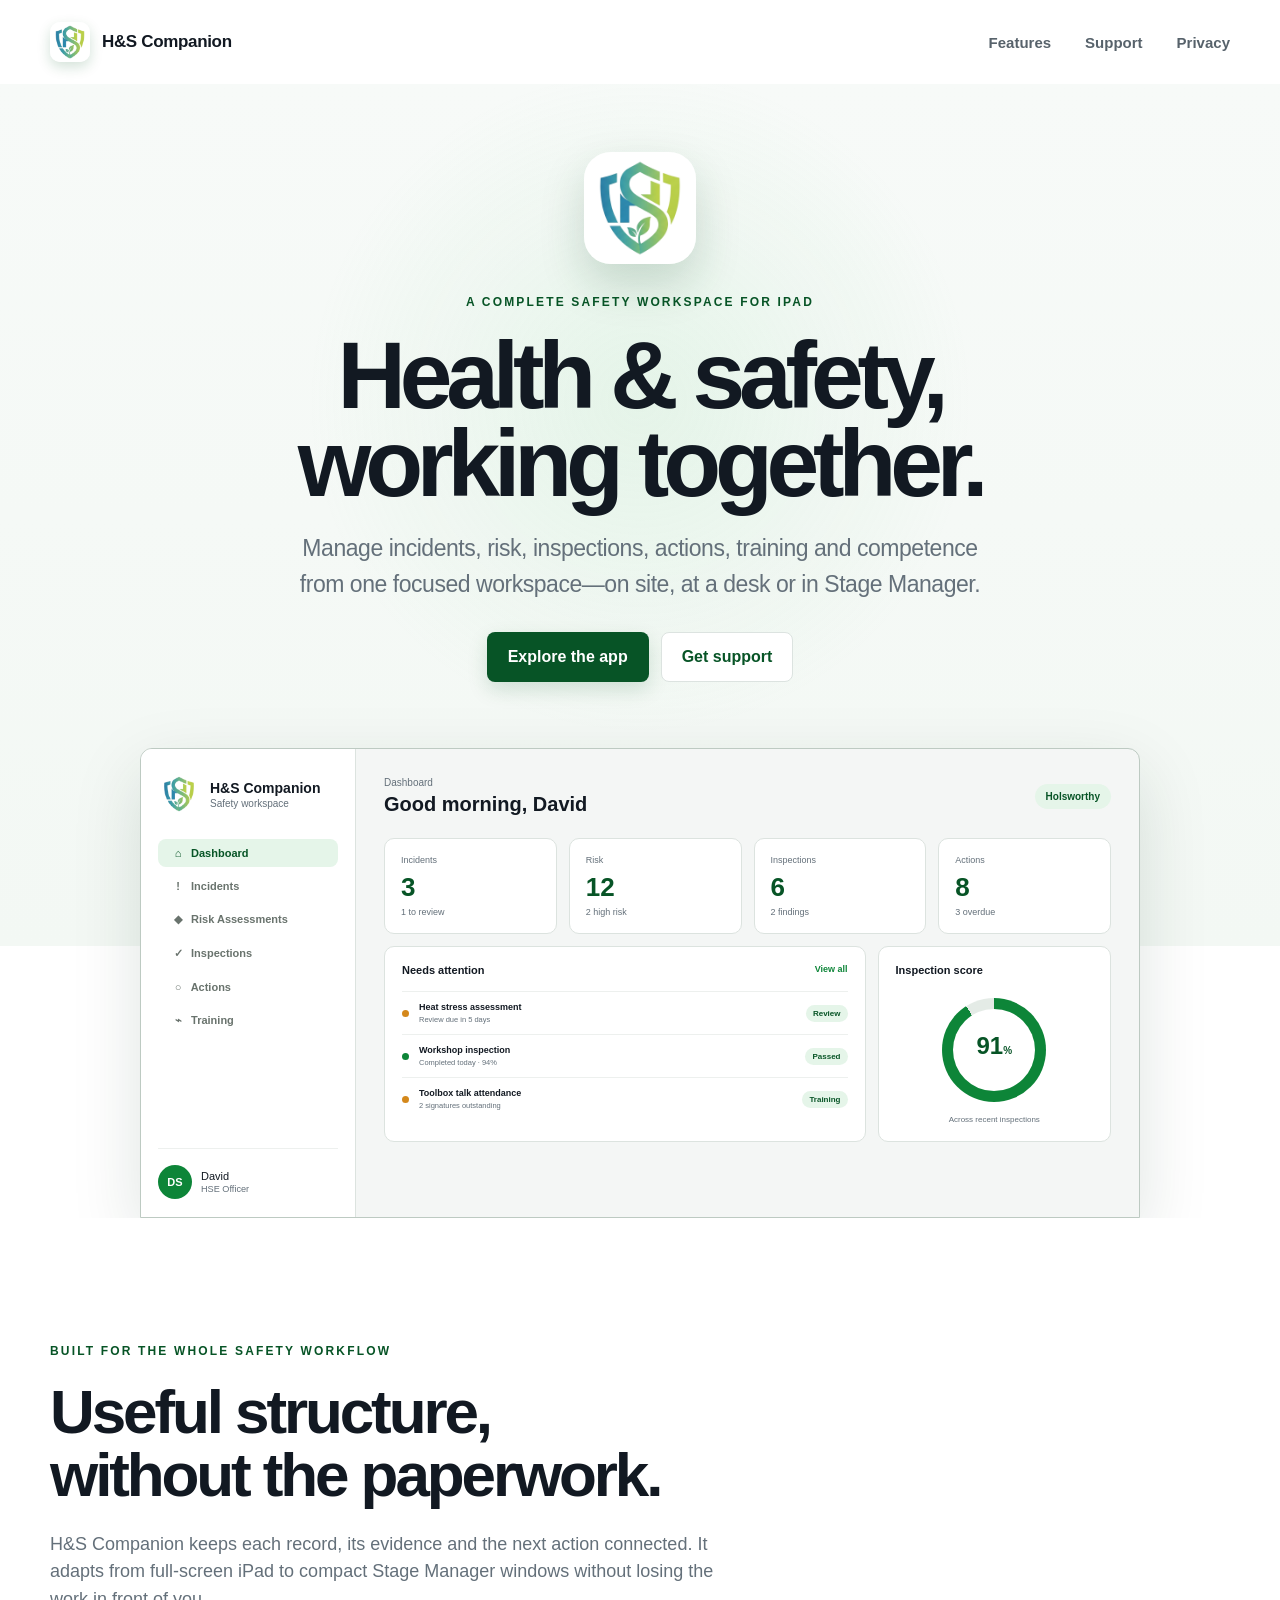
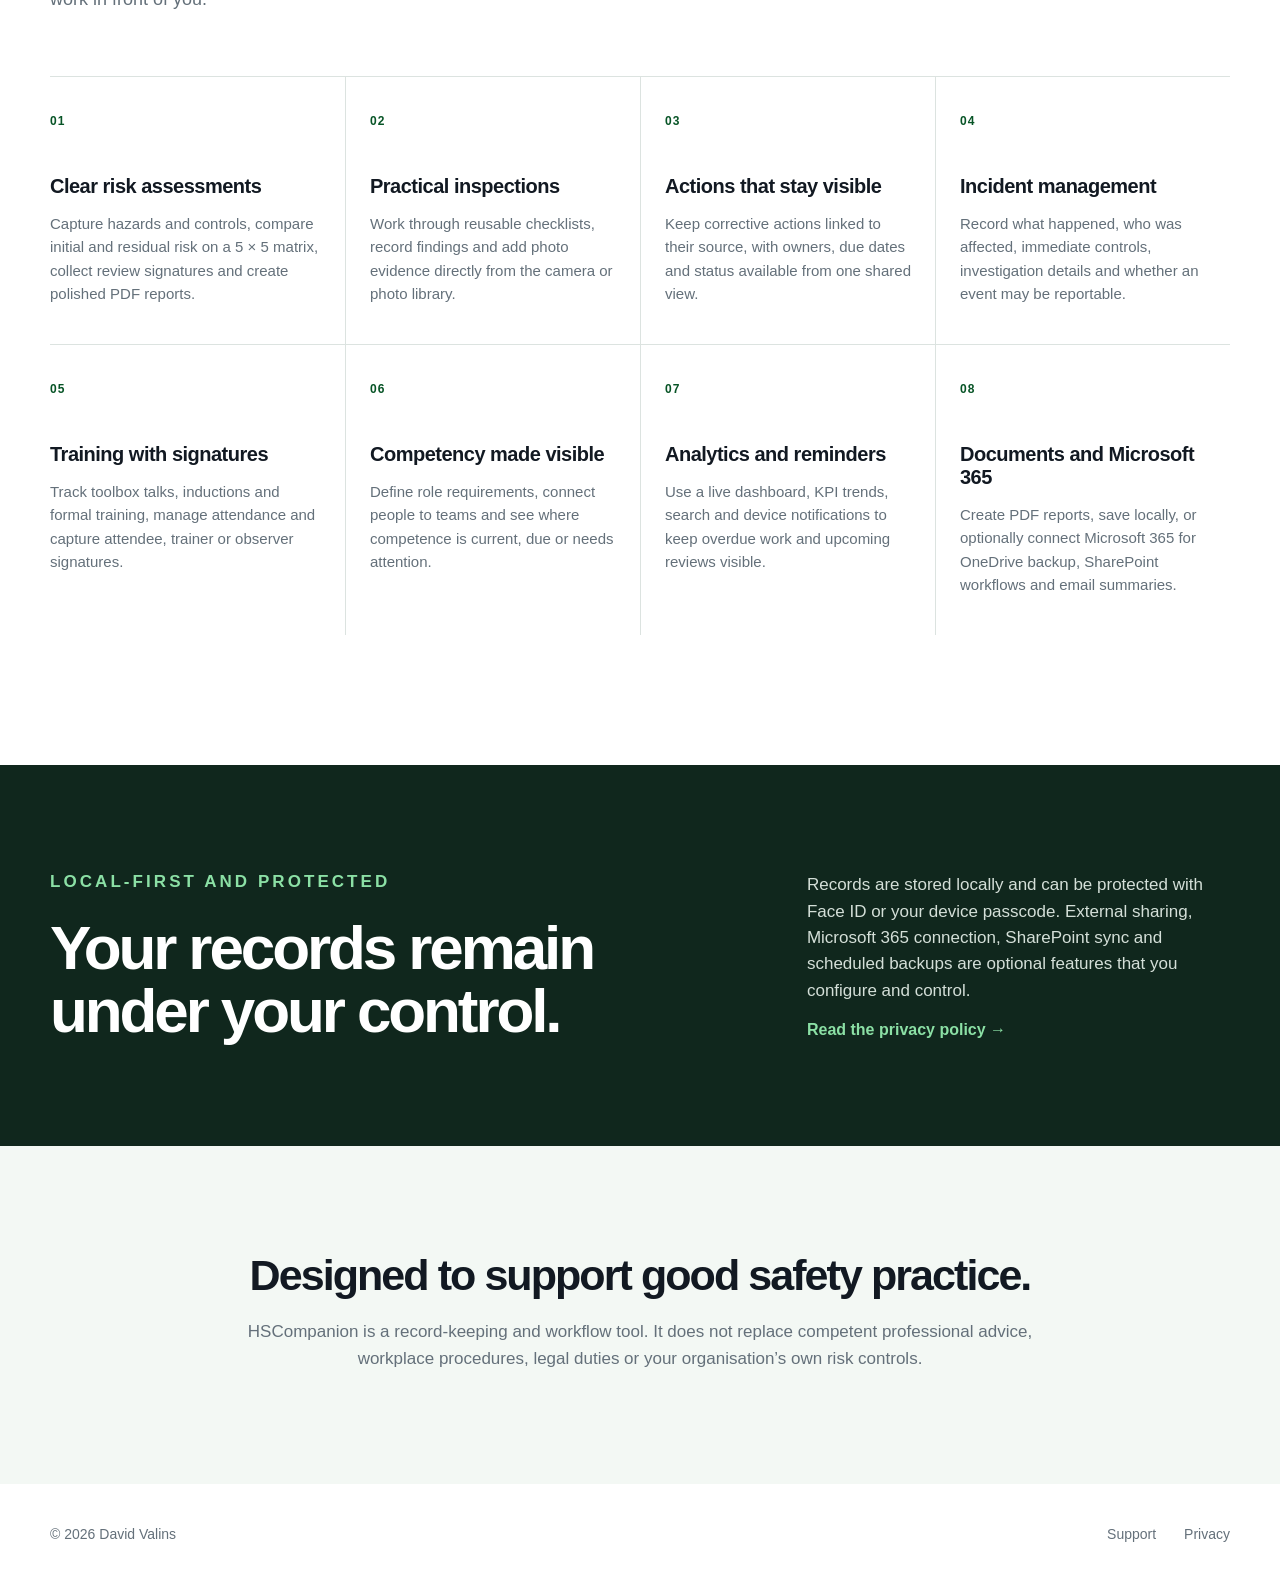
<file: index.html>
<!doctype html>
<html lang="en-GB">
<head>
  <meta charset="utf-8">
  <meta name="viewport" content="width=device-width, initial-scale=1">
  <meta name="description" content="H&amp;S Companion brings incidents, risk assessments, inspections, actions, training, competency, analytics and safety documents together on iPad.">
  <meta name="theme-color" content="#0d8538">
  <meta property="og:title" content="H&amp;S Companion for iPad">
  <meta property="og:description" content="A complete, adaptable health and safety workspace for iPad.">
  <meta property="og:image" content="assets/app-icon.png">
  <title>H&amp;S Companion for iPad</title>
  <link rel="icon" href="assets/app-icon.png" type="image/png">
  <link rel="apple-touch-icon" href="assets/app-icon.png">
  <link rel="stylesheet" href="styles.css">
  <script src="script.js" defer></script>
</head>
<body>
  <a class="skip-link" href="#main-content">Skip to content</a>

  <header class="site-header">
    <a class="brand" href="index.html" aria-label="HSCompanion home">
      <img src="assets/app-icon.png" alt="" width="40" height="40">
      <span>H&amp;S Companion</span>
    </a>
    <button class="nav-toggle" type="button" aria-expanded="false" aria-controls="main-nav">
      <span class="sr-only">Open navigation</span>
      <span aria-hidden="true"></span>
      <span aria-hidden="true"></span>
    </button>
    <nav id="main-nav" class="main-nav" aria-label="Main navigation">
      <a href="#features">Features</a>
      <a href="support.html">Support</a>
      <a href="privacy.html">Privacy</a>
    </nav>
  </header>

  <main id="main-content">
    <section class="hero">
      <div class="hero-copy">
        <img class="hero-icon" src="assets/app-icon.png" alt="H&amp;S Companion app icon" width="112" height="112">
        <p class="eyebrow">A complete safety workspace for iPad</p>
        <h1>Health &amp; safety,<br>working together.</h1>
        <p class="hero-intro">Manage incidents, risk, inspections, actions, training and competence from one focused workspace—on site, at a desk or in Stage Manager.</p>
        <div class="button-row">
          <a class="button primary" href="#features">Explore the app</a>
          <a class="button secondary" href="support.html">Get support</a>
        </div>
      </div>

      <div class="app-preview" role="img" aria-label="Preview of the HSCompanion dashboard">
        <div class="preview-sidebar">
          <div class="preview-brand">
            <img src="assets/brand-mark.png" alt="" width="42" height="42">
            <div><strong>H&amp;S Companion</strong><span>Safety workspace</span></div>
          </div>
          <div class="preview-nav">
            <span class="active"><i>⌂</i> Dashboard</span>
            <span><i>!</i> Incidents</span>
            <span><i>◆</i> Risk Assessments</span>
            <span><i>✓</i> Inspections</span>
            <span><i>○</i> Actions</span>
            <span><i>⌁</i> Training</span>
          </div>
          <div class="preview-user"><b>DS</b><span>David<br><small>HSE Officer</small></span></div>
        </div>
        <div class="preview-main">
          <div class="preview-heading">
            <div><small>Dashboard</small><strong>Good morning, David</strong></div>
            <span class="status-pill">Holsworthy</span>
          </div>
          <div class="metric-grid">
            <article><span>Incidents</span><strong>3</strong><small>1 to review</small></article>
            <article><span>Risk</span><strong>12</strong><small>2 high risk</small></article>
            <article><span>Inspections</span><strong>6</strong><small>2 findings</small></article>
            <article><span>Actions</span><strong>8</strong><small>3 overdue</small></article>
          </div>
          <div class="preview-panels">
            <article class="activity-panel">
              <div class="panel-title"><strong>Needs attention</strong><span>View all</span></div>
              <div class="activity-row"><i class="amber-dot"></i><div><b>Heat stress assessment</b><small>Review due in 5 days</small></div><em>Review</em></div>
              <div class="activity-row"><i class="green-dot"></i><div><b>Workshop inspection</b><small>Completed today · 94%</small></div><em>Passed</em></div>
              <div class="activity-row"><i class="amber-dot"></i><div><b>Toolbox talk attendance</b><small>2 signatures outstanding</small></div><em>Training</em></div>
            </article>
            <article class="score-panel">
              <strong>Inspection score</strong>
              <div class="score-ring"><span>91<small>%</small></span></div>
              <small>Across recent inspections</small>
            </article>
          </div>
        </div>
      </div>
    </section>

    <section id="features" class="features section">
      <div class="section-heading">
        <p class="eyebrow">Built for the whole safety workflow</p>
        <h2>Useful structure,<br>without the paperwork.</h2>
        <p>H&amp;S Companion keeps each record, its evidence and the next action connected. It adapts from full-screen iPad to compact Stage Manager windows without losing the work in front of you.</p>
      </div>
      <div class="feature-grid">
        <article>
          <span class="feature-number">01</span>
          <h3>Clear risk assessments</h3>
          <p>Capture hazards and controls, compare initial and residual risk on a 5 × 5 matrix, collect review signatures and create polished PDF reports.</p>
        </article>
        <article>
          <span class="feature-number">02</span>
          <h3>Practical inspections</h3>
          <p>Work through reusable checklists, record findings and add photo evidence directly from the camera or photo library.</p>
        </article>
        <article>
          <span class="feature-number">03</span>
          <h3>Actions that stay visible</h3>
          <p>Keep corrective actions linked to their source, with owners, due dates and status available from one shared view.</p>
        </article>
        <article>
          <span class="feature-number">04</span>
          <h3>Incident management</h3>
          <p>Record what happened, who was affected, immediate controls, investigation details and whether an event may be reportable.</p>
        </article>
        <article>
          <span class="feature-number">05</span>
          <h3>Training with signatures</h3>
          <p>Track toolbox talks, inductions and formal training, manage attendance and capture attendee, trainer or observer signatures.</p>
        </article>
        <article>
          <span class="feature-number">06</span>
          <h3>Competency made visible</h3>
          <p>Define role requirements, connect people to teams and see where competence is current, due or needs attention.</p>
        </article>
        <article>
          <span class="feature-number">07</span>
          <h3>Analytics and reminders</h3>
          <p>Use a live dashboard, KPI trends, search and device notifications to keep overdue work and upcoming reviews visible.</p>
        </article>
        <article>
          <span class="feature-number">08</span>
          <h3>Documents and Microsoft 365</h3>
          <p>Create PDF reports, save locally, or optionally connect Microsoft 365 for OneDrive backup, SharePoint workflows and email summaries.</p>
        </article>
      </div>
    </section>

    <section class="privacy-band">
      <div>
        <p class="eyebrow">Local-first and protected</p>
        <h2>Your records remain<br>under your control.</h2>
      </div>
      <div>
        <p>Records are stored locally and can be protected with Face ID or your device passcode. External sharing, Microsoft 365 connection, SharePoint sync and scheduled backups are optional features that you configure and control.</p>
        <a href="privacy.html">Read the privacy policy <span aria-hidden="true">→</span></a>
      </div>
    </section>

    <section class="disclaimer">
      <h2>Designed to support good safety practice.</h2>
      <p>HSCompanion is a record-keeping and workflow tool. It does not replace competent professional advice, workplace procedures, legal duties or your organisation’s own risk controls.</p>
    </section>
  </main>

  <footer class="site-footer">
    <span>© <span data-current-year>2026</span> David Valins</span>
    <div>
      <a href="support.html">Support</a>
      <a href="privacy.html">Privacy</a>
    </div>
  </footer>
</body>
</html>
</file>
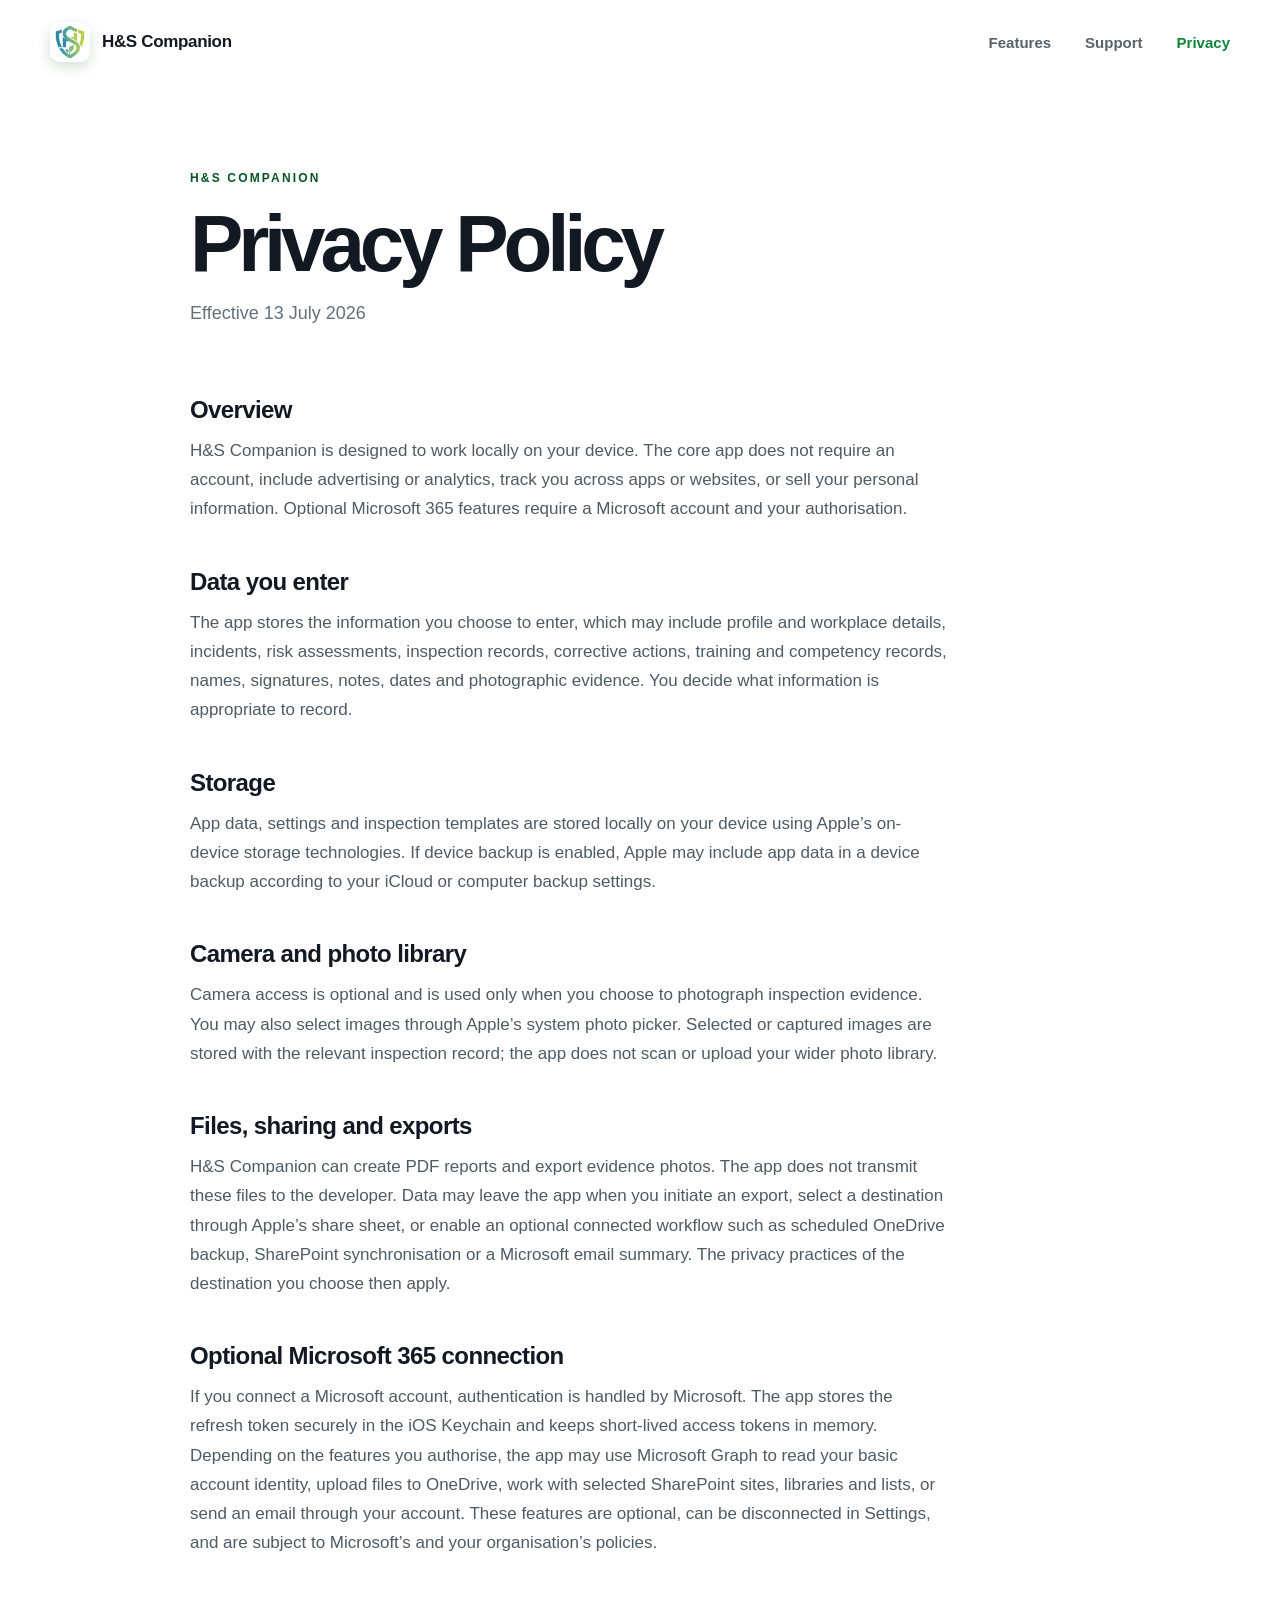
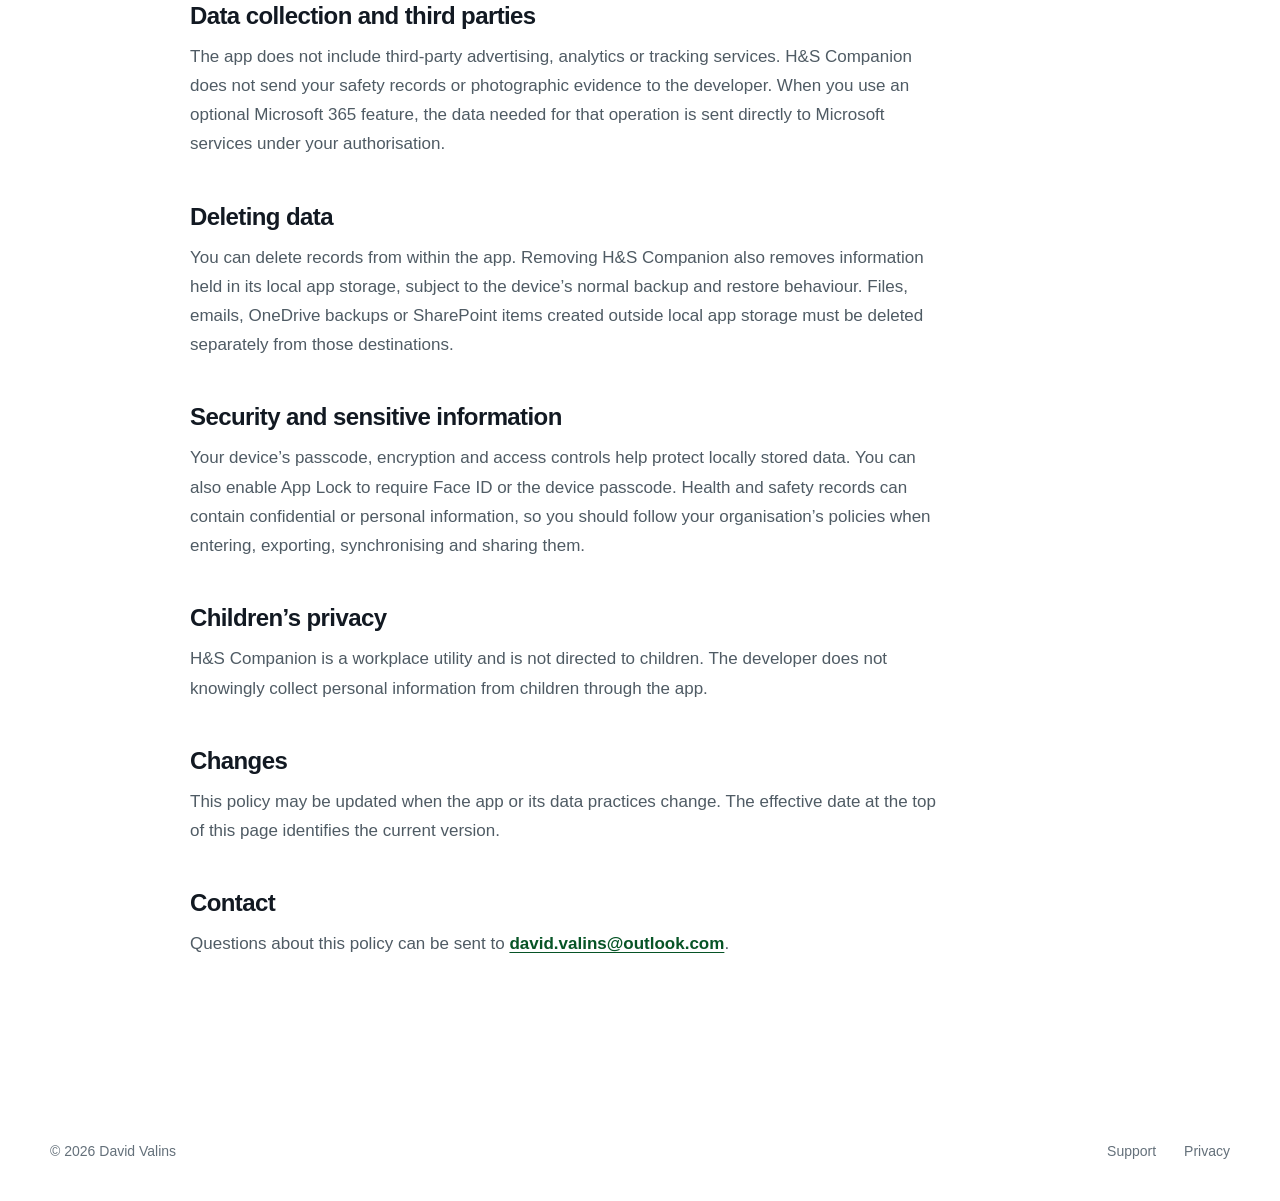
<file: privacy.html>
<!doctype html>
<html lang="en-GB">
<head>
  <meta charset="utf-8">
  <meta name="viewport" content="width=device-width, initial-scale=1">
  <meta name="description" content="Privacy Policy for H&amp;S Companion.">
  <meta name="theme-color" content="#0d8538">
  <title>Privacy Policy — H&amp;S Companion</title>
  <link rel="icon" href="assets/app-icon.png" type="image/png">
  <link rel="apple-touch-icon" href="assets/app-icon.png">
  <link rel="stylesheet" href="styles.css">
  <script src="script.js" defer></script>
</head>
<body>
  <a class="skip-link" href="#main-content">Skip to content</a>
  <header class="site-header">
    <a class="brand" href="index.html" aria-label="HSCompanion home">
      <img src="assets/app-icon.png" alt="" width="40" height="40"><span>H&amp;S Companion</span>
    </a>
    <button class="nav-toggle" type="button" aria-expanded="false" aria-controls="main-nav">
      <span class="sr-only">Open navigation</span><span aria-hidden="true"></span><span aria-hidden="true"></span>
    </button>
    <nav id="main-nav" class="main-nav" aria-label="Main navigation">
      <a href="index.html#features">Features</a>
      <a href="support.html">Support</a>
      <a href="privacy.html" aria-current="page">Privacy</a>
    </nav>
  </header>

  <main id="main-content" class="document-page">
    <header class="document-header">
      <p class="eyebrow">H&amp;S Companion</p>
      <h1>Privacy Policy</h1>
      <p>Effective 13 July 2026</p>
    </header>

    <article class="policy">
      <h2>Overview</h2>
      <p>H&amp;S Companion is designed to work locally on your device. The core app does not require an account, include advertising or analytics, track you across apps or websites, or sell your personal information. Optional Microsoft 365 features require a Microsoft account and your authorisation.</p>

      <h2>Data you enter</h2>
      <p>The app stores the information you choose to enter, which may include profile and workplace details, incidents, risk assessments, inspection records, corrective actions, training and competency records, names, signatures, notes, dates and photographic evidence. You decide what information is appropriate to record.</p>

      <h2>Storage</h2>
      <p>App data, settings and inspection templates are stored locally on your device using Apple’s on-device storage technologies. If device backup is enabled, Apple may include app data in a device backup according to your iCloud or computer backup settings.</p>

      <h2>Camera and photo library</h2>
      <p>Camera access is optional and is used only when you choose to photograph inspection evidence. You may also select images through Apple’s system photo picker. Selected or captured images are stored with the relevant inspection record; the app does not scan or upload your wider photo library.</p>

      <h2>Files, sharing and exports</h2>
      <p>H&amp;S Companion can create PDF reports and export evidence photos. The app does not transmit these files to the developer. Data may leave the app when you initiate an export, select a destination through Apple’s share sheet, or enable an optional connected workflow such as scheduled OneDrive backup, SharePoint synchronisation or a Microsoft email summary. The privacy practices of the destination you choose then apply.</p>

      <h2>Optional Microsoft 365 connection</h2>
      <p>If you connect a Microsoft account, authentication is handled by Microsoft. The app stores the refresh token securely in the iOS Keychain and keeps short-lived access tokens in memory. Depending on the features you authorise, the app may use Microsoft Graph to read your basic account identity, upload files to OneDrive, work with selected SharePoint sites, libraries and lists, or send an email through your account. These features are optional, can be disconnected in Settings, and are subject to Microsoft’s and your organisation’s policies.</p>

      <h2>Data collection and third parties</h2>
      <p>The app does not include third-party advertising, analytics or tracking services. H&amp;S Companion does not send your safety records or photographic evidence to the developer. When you use an optional Microsoft 365 feature, the data needed for that operation is sent directly to Microsoft services under your authorisation.</p>

      <h2>Deleting data</h2>
      <p>You can delete records from within the app. Removing H&amp;S Companion also removes information held in its local app storage, subject to the device’s normal backup and restore behaviour. Files, emails, OneDrive backups or SharePoint items created outside local app storage must be deleted separately from those destinations.</p>

      <h2>Security and sensitive information</h2>
      <p>Your device’s passcode, encryption and access controls help protect locally stored data. You can also enable App Lock to require Face ID or the device passcode. Health and safety records can contain confidential or personal information, so you should follow your organisation’s policies when entering, exporting, synchronising and sharing them.</p>

      <h2>Children’s privacy</h2>
      <p>H&amp;S Companion is a workplace utility and is not directed to children. The developer does not knowingly collect personal information from children through the app.</p>

      <h2>Changes</h2>
      <p>This policy may be updated when the app or its data practices change. The effective date at the top of this page identifies the current version.</p>

      <h2>Contact</h2>
      <p>Questions about this policy can be sent to <a href="mailto:david.valins@outlook.com?subject=HSCompanion%20Privacy">david.valins@outlook.com</a>.</p>
    </article>
  </main>

  <footer class="site-footer">
    <span>© <span data-current-year>2026</span> David Valins</span>
    <div><a href="support.html">Support</a><a href="privacy.html">Privacy</a></div>
  </footer>
</body>
</html>
</file>
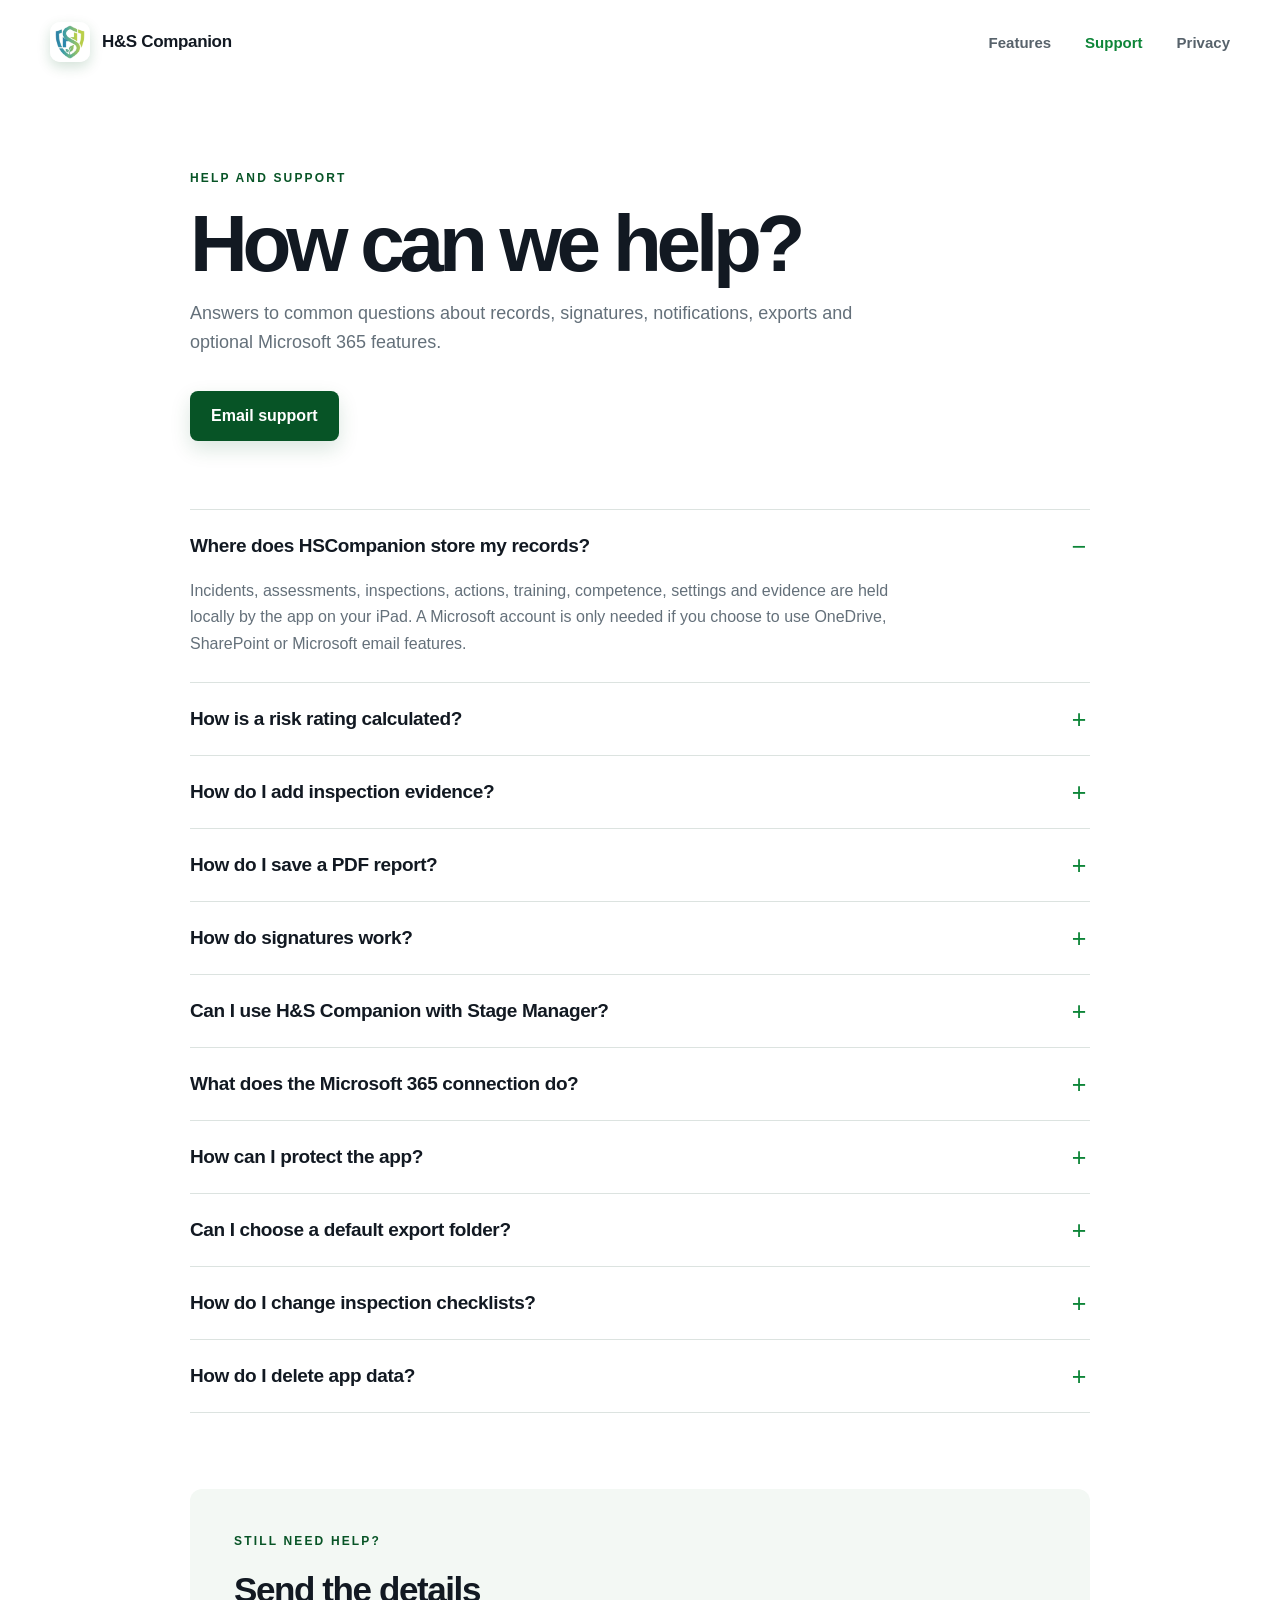
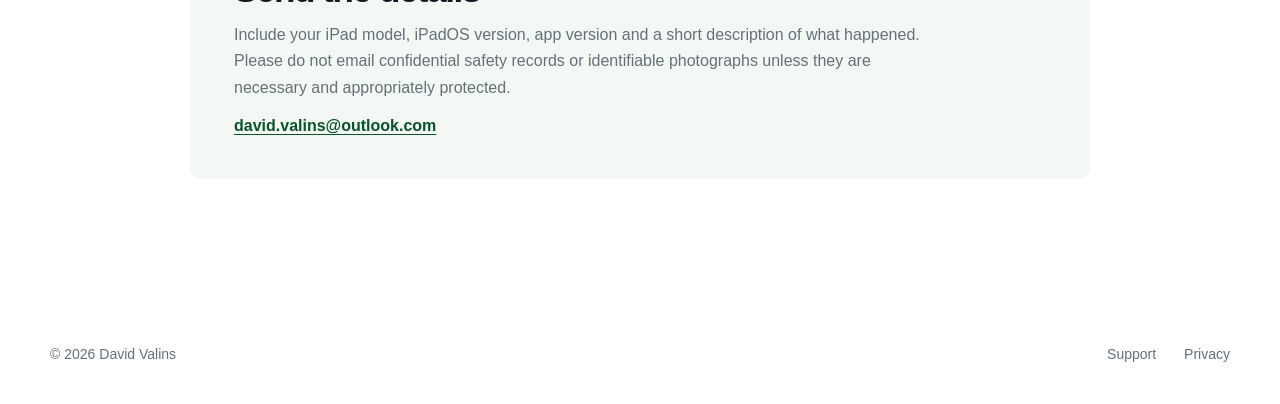
<file: support.html>
<!doctype html>
<html lang="en-GB">
<head>
  <meta charset="utf-8">
  <meta name="viewport" content="width=device-width, initial-scale=1">
  <meta name="description" content="Help and support for H&amp;S Companion.">
  <meta name="theme-color" content="#0d8538">
  <title>Support — H&amp;S Companion</title>
  <link rel="icon" href="assets/app-icon.png" type="image/png">
  <link rel="apple-touch-icon" href="assets/app-icon.png">
  <link rel="stylesheet" href="styles.css">
  <script src="script.js" defer></script>
</head>
<body>
  <a class="skip-link" href="#main-content">Skip to content</a>
  <header class="site-header">
    <a class="brand" href="index.html" aria-label="HSCompanion home">
      <img src="assets/app-icon.png" alt="" width="40" height="40"><span>H&amp;S Companion</span>
    </a>
    <button class="nav-toggle" type="button" aria-expanded="false" aria-controls="main-nav">
      <span class="sr-only">Open navigation</span><span aria-hidden="true"></span><span aria-hidden="true"></span>
    </button>
    <nav id="main-nav" class="main-nav" aria-label="Main navigation">
      <a href="index.html#features">Features</a>
      <a href="support.html" aria-current="page">Support</a>
      <a href="privacy.html">Privacy</a>
    </nav>
  </header>

  <main id="main-content" class="document-page">
    <header class="document-header support-header">
      <p class="eyebrow">Help and support</p>
      <h1>How can we help?</h1>
      <p>Answers to common questions about records, signatures, notifications, exports and optional Microsoft 365 features.</p>
      <a class="button primary" href="mailto:david.valins@outlook.com?subject=HSCompanion%20Support">Email support</a>
    </header>

    <section class="faq-list" aria-label="Frequently asked questions">
      <details open>
        <summary>Where does HSCompanion store my records?</summary>
        <p>Incidents, assessments, inspections, actions, training, competence, settings and evidence are held locally by the app on your iPad. A Microsoft account is only needed if you choose to use OneDrive, SharePoint or Microsoft email features.</p>
      </details>
      <details>
        <summary>How is a risk rating calculated?</summary>
        <p>HSCompanion uses a 5 × 5 matrix. Multiply likelihood by severity to produce a score from 1 to 25. The app groups the result as Low (1–4), Medium (5–9), High (10–15) or Very High (16–25).</p>
      </details>
      <details>
        <summary>How do I add inspection evidence?</summary>
        <p>Open an inspection finding and choose Take Photo or Choose Photos. Camera access is requested only when you use the camera. Photos remain attached to that inspection unless you delete or export them.</p>
      </details>
      <details>
        <summary>How do I save a PDF report?</summary>
        <p>Open a risk assessment or inspection and use its PDF options to share the report or save it to Files. The Documents area also brings report and evidence exports together.</p>
      </details>
      <details>
        <summary>How do signatures work?</summary>
        <p>Risk assessments can collect reviewer approvals, while training records can collect attendee, trainer and observer signatures. Each entry stores the drawn signature with the signatory’s name, role, date and time on that record.</p>
      </details>
      <details>
        <summary>Can I use H&amp;S Companion with Stage Manager?</summary>
        <p>Yes. The app adapts its navigation and list/detail workspaces as the window changes size. In compact windows, lists move above the selected record and can be collapsed to give the detail more room.</p>
      </details>
      <details>
        <summary>What does the Microsoft 365 connection do?</summary>
        <p>Microsoft 365 features are optional. When authorised, H&amp;S Companion can back up selected data to OneDrive, connect configured records and reports with SharePoint, and send safety summary emails through your Microsoft account. Your organisation may require administrator approval.</p>
      </details>
      <details>
        <summary>How can I protect the app?</summary>
        <p>Enable App Lock in Settings to require Face ID or the device passcode when opening the workspace. The normal security, encryption and access controls configured on your iPad also continue to apply.</p>
      </details>
      <details>
        <summary>Can I choose a default export folder?</summary>
        <p>Yes. In Documents, choose a storage folder. HSCompanion remembers secure access to that folder so future reports and evidence can be saved there more quickly. You can change the folder at any time.</p>
      </details>
      <details>
        <summary>How do I change inspection checklists?</summary>
        <p>Open Settings, choose Inspections, then select a template. You can edit its name and questions, add a template, adjust scoring thresholds or restore the default templates.</p>
      </details>
      <details>
        <summary>How do I delete app data?</summary>
        <p>Delete individual records from their workspace. Removing the app deletes its local storage, subject to normal device backup and restore behaviour. Exported files, OneDrive backups and SharePoint records must be deleted separately from their destination.</p>
      </details>
    </section>

    <section class="support-callout">
      <p class="eyebrow">Still need help?</p>
      <h2>Send the details</h2>
      <p>Include your iPad model, iPadOS version, app version and a short description of what happened. Please do not email confidential safety records or identifiable photographs unless they are necessary and appropriately protected.</p>
      <a href="mailto:david.valins@outlook.com?subject=HSCompanion%20Support">david.valins@outlook.com</a>
    </section>
  </main>

  <footer class="site-footer">
    <span>© <span data-current-year>2026</span> David Valins</span>
    <div><a href="support.html">Support</a><a href="privacy.html">Privacy</a></div>
  </footer>
</body>
</html>
</file>
<file: styles.css>
:root {
  --ink: #121922;
  --muted: #64707a;
  --line: #dce3e0;
  --paper: #ffffff;
  --wash: #f3f8f4;
  --green: #0d8538;
  --deep-green: #075426;
  --pale-green: #e5f5e9;
  --night: #10271d;
  --blue: #2b6684;
  --amber: #d4881b;
  --shadow: 0 24px 70px rgba(18, 49, 31, .13);
  --max-width: 1180px;
}

* { box-sizing: border-box; }
html { scroll-behavior: smooth; }
body {
  margin: 0;
  color: var(--ink);
  background: var(--paper);
  font-family: -apple-system, BlinkMacSystemFont, "SF Pro Display", "Segoe UI", sans-serif;
  -webkit-font-smoothing: antialiased;
}
a { color: inherit; }
img { display: block; }
.sr-only {
  position: absolute;
  width: 1px;
  height: 1px;
  padding: 0;
  margin: -1px;
  overflow: hidden;
  clip: rect(0, 0, 0, 0);
  white-space: nowrap;
  border: 0;
}
.skip-link {
  position: fixed;
  left: 18px;
  top: -60px;
  z-index: 100;
  padding: 12px 16px;
  border-radius: 8px;
  background: var(--ink);
  color: white;
  transition: top .2s;
}
.skip-link:focus { top: 18px; }

.site-header {
  width: min(calc(100% - 48px), var(--max-width));
  min-height: 84px;
  margin: 0 auto;
  display: flex;
  align-items: center;
  justify-content: space-between;
  position: relative;
  z-index: 10;
}
.brand {
  display: inline-flex;
  align-items: center;
  gap: 12px;
  font-size: 17px;
  font-weight: 750;
  text-decoration: none;
  letter-spacing: -.02em;
}
.brand img { border-radius: 10px; box-shadow: 0 5px 13px rgba(9, 92, 39, .18); }
.main-nav { display: flex; gap: 34px; }
.main-nav a {
  color: #57626b;
  font-size: 15px;
  font-weight: 650;
  text-decoration: none;
}
.main-nav a:hover, .main-nav a:focus-visible, .main-nav a[aria-current="page"] { color: var(--green); }
.nav-toggle { display: none; }

.hero {
  padding: 68px 24px 0;
  overflow: hidden;
  background:
    radial-gradient(circle at 50% 28%, rgba(151, 219, 168, .18), transparent 32%),
    linear-gradient(180deg, #f7faf8 0%, #f3f8f4 76%, #fff 76%);
}
.hero-copy {
  max-width: 850px;
  margin: 0 auto 66px;
  text-align: center;
}
.hero-icon {
  width: clamp(88px, 9vw, 112px);
  height: auto;
  margin: 0 auto 30px;
  border-radius: 24%;
  box-shadow: 0 20px 45px rgba(19, 70, 41, .18);
}
.eyebrow {
  margin: 0 0 20px;
  color: var(--deep-green);
  font-size: 12px;
  font-weight: 800;
  letter-spacing: .18em;
  line-height: 1.4;
  text-transform: uppercase;
}
h1, h2, h3, p { margin-top: 0; }
h1 {
  margin-bottom: 24px;
  font-size: clamp(58px, 7.4vw, 96px);
  line-height: .93;
  letter-spacing: -.065em;
}
.hero-intro {
  max-width: 720px;
  margin: 0 auto;
  color: var(--muted);
  font-size: clamp(19px, 2vw, 23px);
  line-height: 1.55;
  letter-spacing: -.02em;
}
.button-row { display: flex; justify-content: center; gap: 12px; margin-top: 30px; }
.button {
  display: inline-flex;
  align-items: center;
  justify-content: center;
  min-height: 50px;
  padding: 0 20px;
  border: 1px solid transparent;
  border-radius: 8px;
  font-size: 16px;
  font-weight: 700;
  text-decoration: none;
  transition: transform .2s, box-shadow .2s, background .2s;
}
.button:hover { transform: translateY(-2px); }
.button.primary { color: white; background: var(--deep-green); box-shadow: 0 8px 20px rgba(7, 84, 38, .15); }
.button.primary:hover { background: var(--green); }
.button.secondary { border-color: var(--line); background: white; color: var(--deep-green); }

.app-preview {
  width: min(100%, 1000px);
  height: 470px;
  margin: 0 auto;
  display: grid;
  grid-template-columns: 215px 1fr;
  overflow: hidden;
  border: 1px solid #bdcac2;
  border-radius: 12px 12px 0 0;
  background: #f4f6f5;
  box-shadow: var(--shadow);
  text-align: left;
}
.preview-sidebar { padding: 24px 17px 18px; border-right: 1px solid #dce3df; background: white; display: flex; flex-direction: column; }
.preview-brand { display: flex; align-items: center; gap: 10px; }
.preview-brand div { display: flex; flex-direction: column; }
.preview-brand strong { font-size: 14px; }
.preview-brand span { margin-top: 2px; color: var(--muted); font-size: 10px; }
.preview-brand img { object-fit: contain; }
.preview-nav { display: grid; gap: 5px; margin-top: 24px; }
.preview-nav span { padding: 8px 10px; border-radius: 8px; color: #69736d; font-size: 11px; font-weight: 650; }
.preview-nav span.active { color: var(--deep-green); background: var(--pale-green); }
.preview-nav i { display: inline-block; width: 20px; font-style: normal; text-align: center; }
.preview-user { display: flex; align-items: center; gap: 9px; margin-top: auto; padding-top: 16px; border-top: 1px solid #edf0ee; font-size: 11px; }
.preview-user > b { display: grid; width: 34px; height: 34px; place-items: center; border-radius: 50%; color: white; background: var(--green); }
.preview-user small { color: var(--muted); }
.preview-main { padding: 28px; }
.preview-heading { display: flex; justify-content: space-between; align-items: center; }
.preview-heading div { display: flex; flex-direction: column; }
.preview-heading small { margin-bottom: 5px; color: var(--muted); font-size: 10px; }
.preview-heading strong { font-size: 20px; }
.status-pill { padding: 7px 11px; border-radius: 30px; color: var(--deep-green); background: var(--pale-green); font-size: 10px; font-weight: 700; }
.metric-grid { display: grid; grid-template-columns: repeat(4, 1fr); gap: 12px; margin-top: 22px; }
.metric-grid article { padding: 16px; border: 1px solid #dce3df; border-radius: 10px; background: white; }
.metric-grid span, .metric-grid small { display: block; color: var(--muted); font-size: 9px; }
.metric-grid strong { display: block; margin: 7px 0 4px; color: var(--deep-green); font-size: 26px; }
.preview-panels { display: grid; grid-template-columns: 1.65fr .8fr; gap: 12px; margin-top: 12px; }
.preview-panels article { padding: 17px; border: 1px solid #dce3df; border-radius: 10px; background: white; }
.panel-title { display: flex; justify-content: space-between; margin-bottom: 15px; font-size: 11px; }
.panel-title span { color: var(--green); font-size: 9px; font-weight: 700; }
.activity-row { display: grid; grid-template-columns: 8px 1fr auto; gap: 9px; align-items: center; padding: 10px 0; border-top: 1px solid #edf0ee; }
.activity-row i { width: 7px; height: 7px; border-radius: 50%; }
.green-dot { background: var(--green); }
.amber-dot { background: var(--amber); }
.activity-row div { display: flex; flex-direction: column; font-size: 9px; }
.activity-row small { margin-top: 3px; color: var(--muted); }
.activity-row em { padding: 4px 7px; border-radius: 15px; color: var(--deep-green); background: var(--pale-green); font-size: 8px; font-style: normal; font-weight: 700; }
.score-panel { display: flex; flex-direction: column; align-items: center; font-size: 11px; }
.score-panel > strong { align-self: flex-start; }
.score-panel > small { color: var(--muted); font-size: 8px; }
.score-ring {
  width: 104px;
  height: 104px;
  margin: 22px 0 13px;
  padding: 11px;
  border-radius: 50%;
  background: conic-gradient(var(--green) 0 91%, #e4ebe6 91%);
}
.score-ring::before { content: ""; display: block; width: 100%; height: 100%; border-radius: 50%; background: white; }
.score-ring span { position: relative; display: block; margin-top: -59px; text-align: center; color: var(--deep-green); font-size: 24px; font-weight: 800; }
.score-ring small { font-size: 10px; }

.section { width: min(calc(100% - 48px), var(--max-width)); margin: 0 auto; padding: 125px 0 130px; }
.section-heading { max-width: 670px; margin-bottom: 62px; }
.section-heading h2, .privacy-band h2 {
  margin-bottom: 24px;
  font-size: clamp(42px, 5vw, 62px);
  line-height: 1.02;
  letter-spacing: -.05em;
}
.section-heading > p:last-child { color: var(--muted); font-size: 18px; line-height: 1.55; }
.feature-grid { display: grid; grid-template-columns: repeat(4, 1fr); border-top: 1px solid var(--line); }
.feature-grid article { min-height: 250px; padding: 34px 24px 24px; border-left: 1px solid var(--line); }
.feature-grid article:nth-child(4n + 1) { padding-left: 0; border-left: 0; }
.feature-grid article:nth-child(n + 5) { border-top: 1px solid var(--line); }
.feature-number { color: var(--deep-green); font-size: 12px; font-weight: 800; letter-spacing: .08em; }
.feature-grid h3 { margin: 46px 0 14px; font-size: 20px; letter-spacing: -.025em; }
.feature-grid p { color: var(--muted); font-size: 15px; line-height: 1.55; }

.privacy-band { padding: 104px max(24px, calc((100% - var(--max-width)) / 2)); display: grid; grid-template-columns: 1.6fr 1fr; gap: 80px; align-items: center; color: white; background: var(--night); }
.privacy-band .eyebrow { color: #8be0a5; }
.privacy-band h2 { margin-bottom: 0; }
.privacy-band > div:last-child { max-width: 440px; }
.privacy-band p { color: #d4dfd8; font-size: 17px; line-height: 1.55; }
.privacy-band a { color: #8be0a5; font-weight: 750; text-decoration: none; }
.privacy-band a:hover { color: white; }
.disclaimer { padding: 105px 24px 112px; text-align: center; background: var(--wash); }
.disclaimer h2 { margin-bottom: 18px; font-size: clamp(32px, 4vw, 43px); letter-spacing: -.045em; }
.disclaimer p { max-width: 800px; margin: 0 auto; color: var(--muted); font-size: 17px; line-height: 1.6; }

.site-footer {
  width: min(calc(100% - 48px), var(--max-width));
  min-height: 100px;
  margin: 0 auto;
  display: flex;
  justify-content: space-between;
  align-items: center;
  color: var(--muted);
  font-size: 14px;
}
.site-footer div { display: flex; gap: 28px; }
.site-footer a { text-decoration: none; }
.site-footer a:hover { color: var(--green); }

.document-page { width: min(calc(100% - 48px), 900px); margin: 0 auto; padding: 86px 0 125px; }
.document-header { margin-bottom: 68px; }
.document-header h1 { margin-bottom: 18px; font-size: clamp(52px, 7vw, 80px); }
.document-header > p:not(.eyebrow) { color: var(--muted); font-size: 18px; line-height: 1.6; }
.support-header { max-width: 720px; }
.support-header .button { margin-top: 16px; }
.policy { max-width: 760px; }
.policy h2 { margin: 44px 0 12px; font-size: 24px; letter-spacing: -.025em; }
.policy p { color: #4f5b64; font-size: 17px; line-height: 1.72; }
.policy a, .support-callout a { color: var(--deep-green); font-weight: 700; text-underline-offset: 3px; }
.faq-list { border-top: 1px solid var(--line); }
.faq-list details { border-bottom: 1px solid var(--line); }
.faq-list summary {
  padding: 25px 48px 25px 0;
  position: relative;
  cursor: pointer;
  list-style: none;
  font-size: 19px;
  font-weight: 700;
  letter-spacing: -.02em;
}
.faq-list summary::-webkit-details-marker { display: none; }
.faq-list summary::after { content: "+"; position: absolute; right: 4px; top: 22px; color: var(--green); font-size: 25px; font-weight: 400; }
.faq-list details[open] summary::after { content: "−"; }
.faq-list details p { max-width: 730px; margin: -4px 0 25px; color: var(--muted); font-size: 16px; line-height: 1.65; }
.support-callout { margin-top: 76px; padding: 44px; border-radius: 12px; background: var(--wash); }
.support-callout h2 { margin-bottom: 12px; font-size: 35px; letter-spacing: -.04em; }
.support-callout > p:not(.eyebrow) { max-width: 690px; color: var(--muted); font-size: 16px; line-height: 1.65; }

@media (max-width: 820px) {
  .hero { padding-top: 46px; }
  .app-preview { height: 410px; grid-template-columns: 155px 1fr; }
  .preview-sidebar { padding: 18px 11px; }
  .preview-brand span, .preview-user span { display: none; }
  .preview-nav span { padding: 8px 5px; font-size: 9px; }
  .preview-main { padding: 20px; }
  .metric-grid { grid-template-columns: repeat(2, 1fr); }
  .preview-panels { grid-template-columns: 1fr; }
  .score-panel { display: none !important; }
  .feature-grid { grid-template-columns: repeat(2, 1fr); }
  .feature-grid article { border-top: 1px solid var(--line); }
  .feature-grid article:nth-child(-n + 2) { border-top: 0; }
  .feature-grid article:nth-child(odd) { padding-left: 0; border-left: 0; }
  .feature-grid article:nth-child(even) { padding-left: 24px; border-left: 1px solid var(--line); }
  .privacy-band { grid-template-columns: 1fr; gap: 28px; }
}

@media (max-width: 600px) {
  .site-header { width: min(calc(100% - 32px), var(--max-width)); min-height: 72px; }
  .nav-toggle { width: 42px; height: 42px; padding: 12px 9px; border: 0; border-radius: 8px; display: grid; align-content: center; gap: 6px; background: var(--wash); }
  .nav-toggle span:not(.sr-only) { display: block; width: 23px; height: 2px; background: var(--ink); transition: transform .2s; }
  .nav-toggle[aria-expanded="true"] span:nth-last-child(2) { transform: translateY(4px) rotate(45deg); }
  .nav-toggle[aria-expanded="true"] span:last-child { transform: translateY(-4px) rotate(-45deg); }
  .main-nav { position: absolute; top: 66px; right: 0; min-width: 180px; padding: 12px; border: 1px solid var(--line); border-radius: 10px; display: none; flex-direction: column; gap: 0; background: white; box-shadow: 0 15px 35px rgba(18, 49, 31, .12); }
  .main-nav.open { display: flex; }
  .main-nav a { padding: 12px; }
  .hero { padding: 55px 16px 0; }
  .hero-copy { margin-bottom: 48px; }
  h1 { font-size: 53px; }
  .hero-intro { font-size: 18px; }
  .button-row { flex-direction: column; }
  .button-row .button { width: 100%; }
  .app-preview { height: 340px; grid-template-columns: 1fr; border-radius: 10px 10px 0 0; }
  .preview-sidebar { display: none; }
  .preview-main { padding: 16px; }
  .metric-grid { gap: 7px; }
  .metric-grid article { padding: 11px; }
  .metric-grid strong { font-size: 21px; }
  .section { width: min(calc(100% - 32px), var(--max-width)); padding: 90px 0; }
  .section-heading { margin-bottom: 42px; }
  .feature-grid { grid-template-columns: 1fr; }
  .feature-grid article,
  .feature-grid article:nth-child(odd),
  .feature-grid article:nth-child(even) { min-height: 0; padding: 28px 0 30px; border-top: 0; border-left: 0; border-bottom: 1px solid var(--line); }
  .feature-grid h3 { margin-top: 22px; }
  .privacy-band { padding: 80px 24px; }
  .disclaimer { padding: 78px 24px 82px; }
  .site-footer { width: min(calc(100% - 32px), var(--max-width)); padding: 28px 0; align-items: flex-start; gap: 22px; flex-direction: column; }
  .document-page { width: min(calc(100% - 32px), 900px); padding: 60px 0 88px; }
  .document-header { margin-bottom: 48px; }
  .document-header h1 { font-size: 50px; }
  .support-callout { padding: 30px 24px; }
}

@media (prefers-reduced-motion: reduce) {
  html { scroll-behavior: auto; }
  *, *::before, *::after { transition-duration: .01ms !important; }
}
</file>
